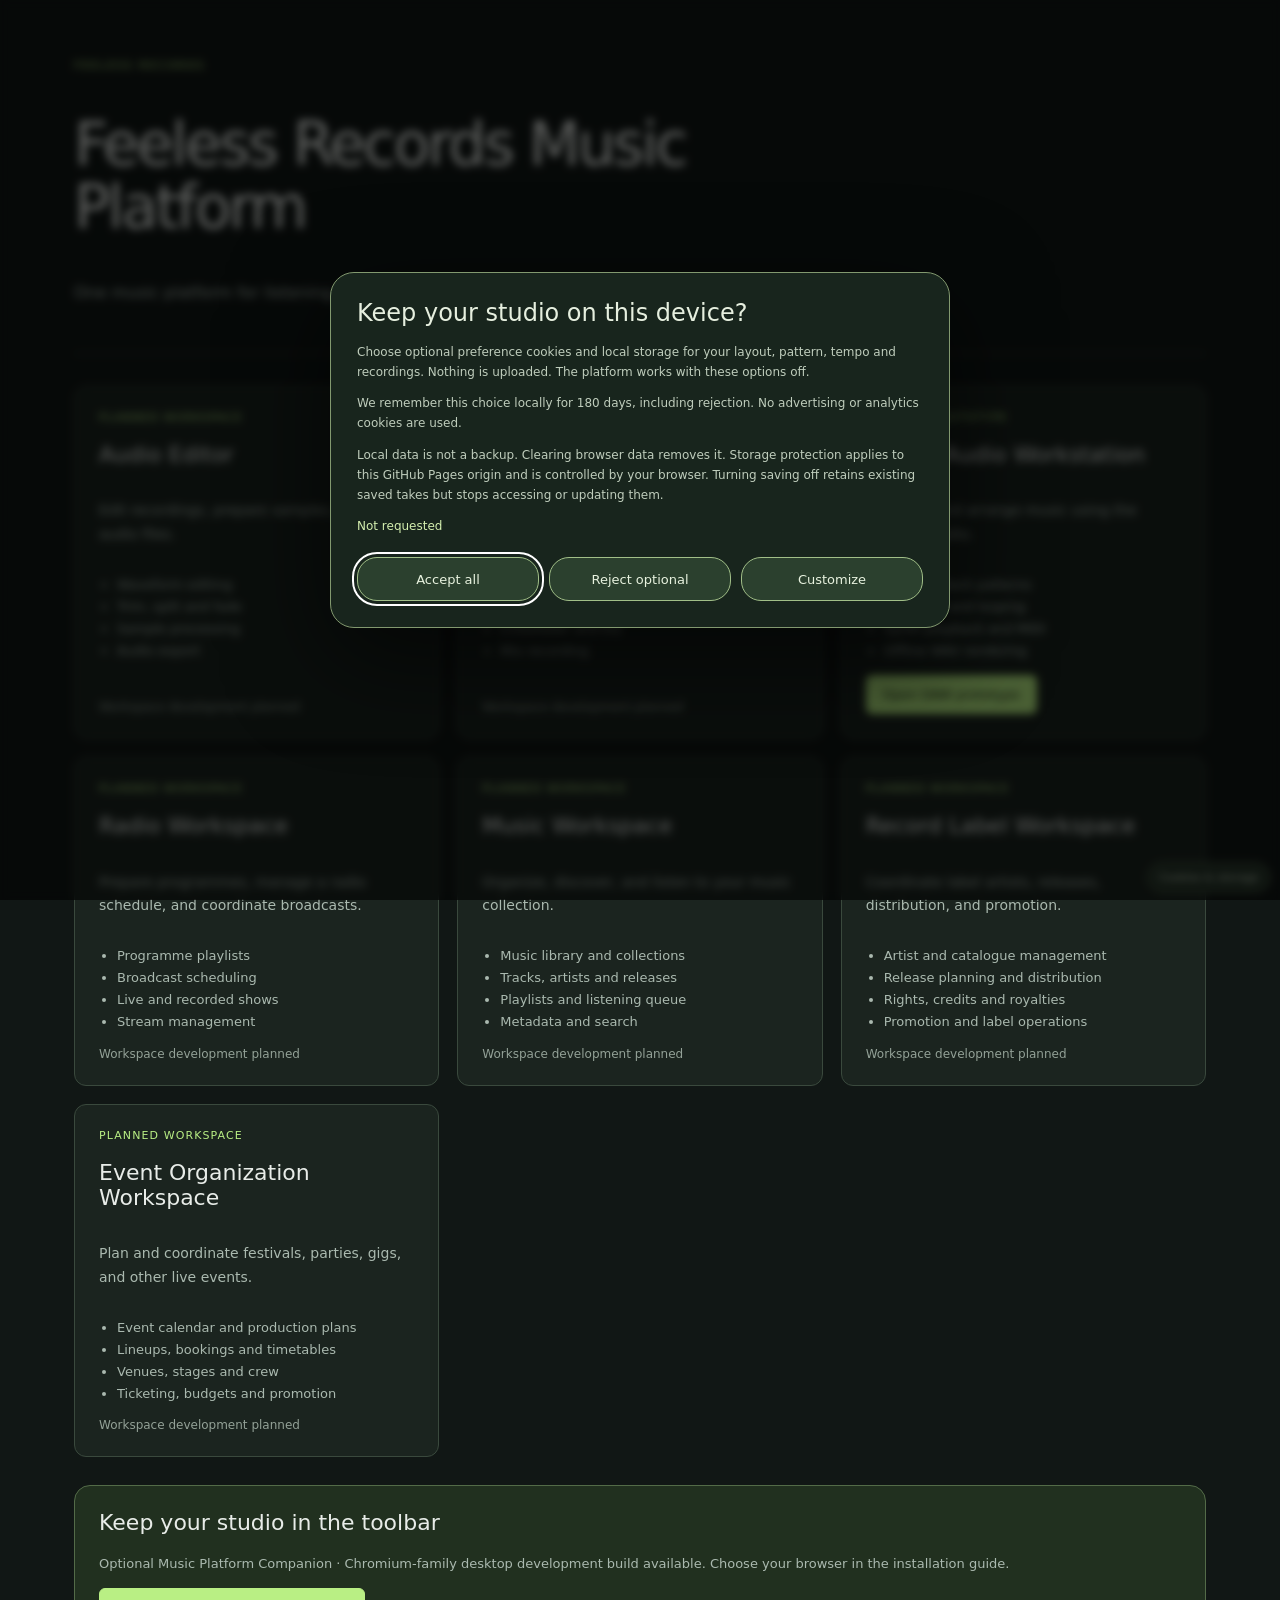
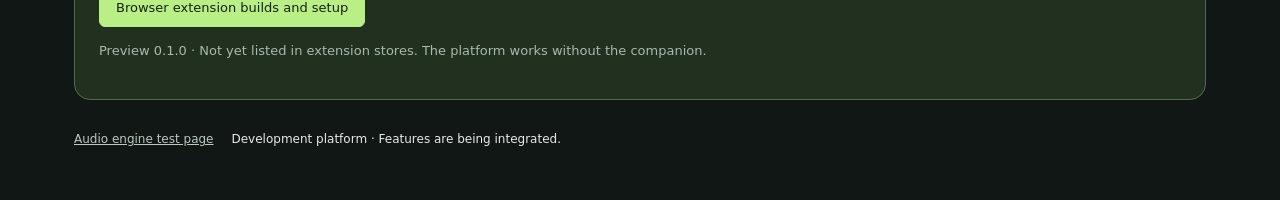
<file: index.html>
<!doctype html>
<html lang="en">
<head>
<meta charset="utf-8">
<meta name="viewport" content="width=device-width,initial-scale=1">
<meta name="description" content="Feeless Records Music Platform — music, radio, audio editing, DJ software, DAW systems, record label operations and event organization.">
<title>Feeless Records Music Platform</title>
<script type="module" src="./index.js?v=storage-1"></script>
</head>
<body><main id="app"></main><noscript>Feeless Records Music Platform requires JavaScript.</noscript></body>
</html>
</file>
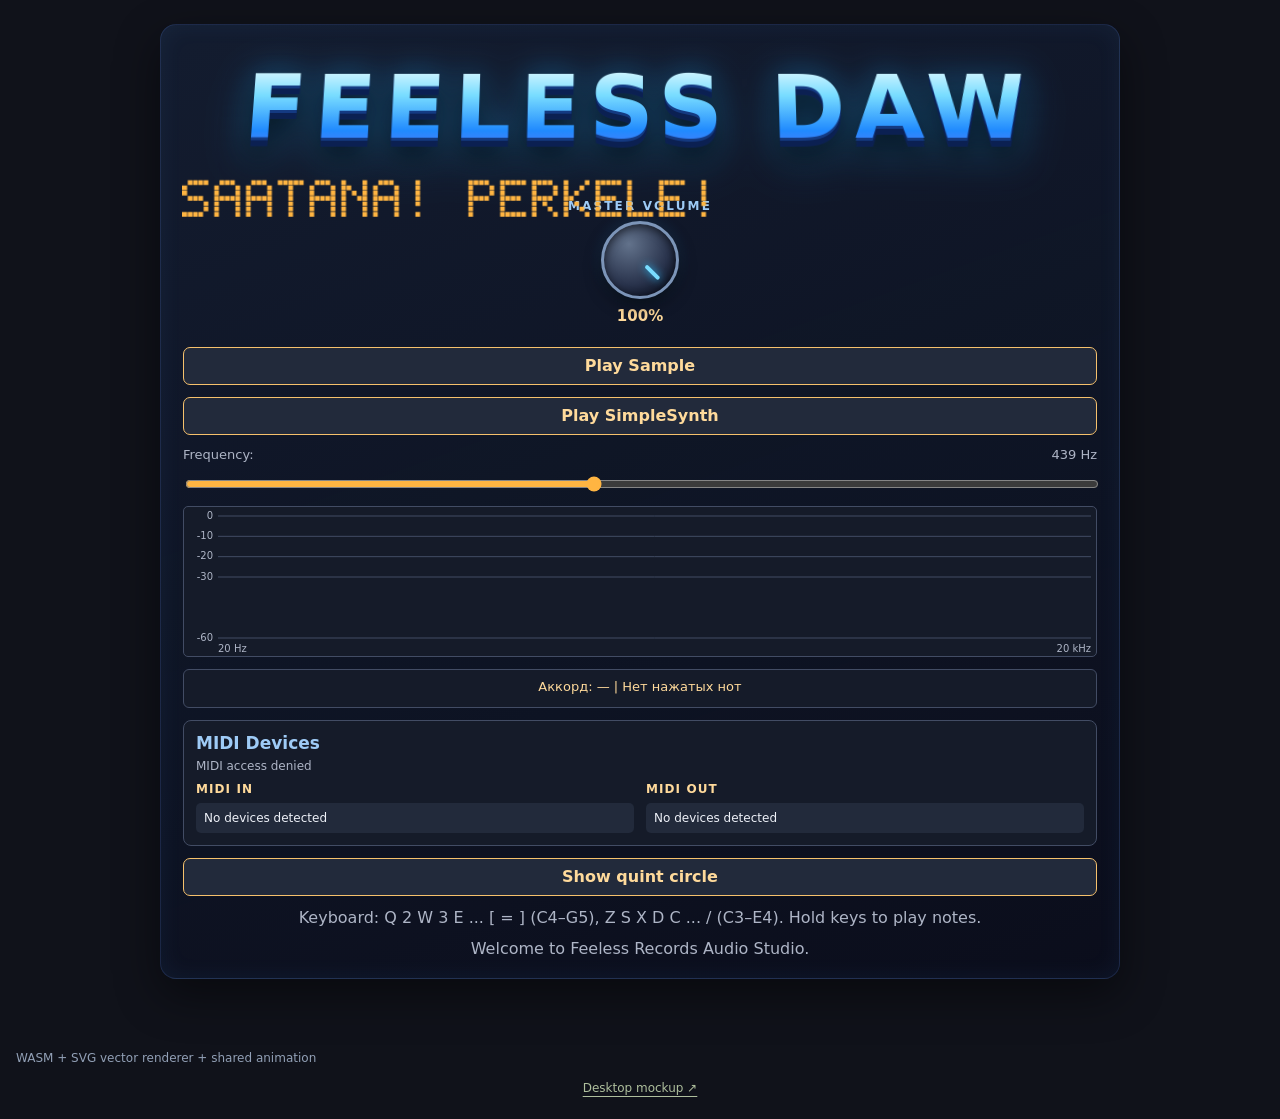
<file: audio-studio.html>
<!doctype html>
<html lang="en">
<head>
<meta charset="utf-8">
<meta name="viewport" content="width=device-width,initial-scale=1">
<title>FEELESS DAW | Audio Studio</title>
<style>
:root{color-scheme:dark}
*{box-sizing:border-box}
html,body{height:100%;margin:0}
body{background:#10121a;color:#eef1f8;font-family:system-ui,sans-serif;overflow:auto}
main{height:auto;min-height:100vh;min-height:100dvh;padding:24px 16px 72px;display:grid;place-content:center;text-align:center;gap:12px}
h1{
  margin:0;
  font-family:system-ui, "Segoe UI", sans-serif;
  font-size:clamp(2.5rem,7vw,5.6rem);
  font-weight:900;
  letter-spacing:.095em;
  line-height:1.15;
  text-transform:uppercase;
  background:linear-gradient(180deg,#fff 0%,#d4f6ff 18%,#78dcff 38%,#208afe 65%,#9565ec 100%);
  -webkit-background-clip:text;
  background-clip:text;
  -webkit-text-fill-color:transparent;
  color:#92dfff;
  filter:drop-shadow(0 3px 0 #143a82) drop-shadow(0 6px 0 #0b2052) drop-shadow(0 12px 14px #000b) drop-shadow(0 0 16px #23a8ff70);
  transform:perspective(900px) rotateX(10deg);
  padding:.12em .04em .2em;
}
p{margin:0;color:#aeb5c6}
.welcome-group{display:flex;flex-direction:column;align-items:stretch;width:min(var(--device-max-width,960px),calc(100vw - 32px));gap:var(--device-gap,12px);min-width:0}
.welcome-group h1{white-space:normal}
.welcome-group{
  padding:20px 22px;
  border:1px solid #618ee833;
  border-radius:16px;
  background:linear-gradient(160deg,#141e32e8,#0a0d1cdd);
  box-shadow:inset 0 0 24px #5c9efa11,0 16px 45px #0007;
  backdrop-filter:blur(5px);
}
.master-volume{display:flex;flex-direction:column;align-items:center;gap:8px;padding:10px}
.master-volume-label{font:700 12px system-ui;letter-spacing:.18em;color:#9ecbf6}
#masterVolumeKnob{position:relative;width:78px;height:78px;border-radius:50%;cursor:ns-resize;touch-action:none;outline:none;
background:radial-gradient(circle at 35% 28%,#62728b,#29334c 58%,#101627 80%);
border:3px solid #7c95b8;box-shadow:inset 0 3px 9px #0008,0 6px 16px #000a,0 0 15px #44aaff33}
#masterVolumeKnob:focus-visible{outline:3px solid #79d8ff;outline-offset:4px}
.knob-pointer{position:absolute;inset:9px;border-radius:50%;transform:rotate(var(--knob-angle,135deg))}
.knob-pointer:after{content:"";position:absolute;top:0;left:calc(50% - 2px);width:4px;height:19px;border-radius:4px;background:#79ddff;box-shadow:0 0 8px #25bfff}
#masterVolumeValue{font:700 15px system-ui;color:#ffda9b}
#startButton,#simpleSynthButton,#quintButton{height:1cm;min-height:38px;width:100%;border:1px solid #f6c16c;border-radius:7px;background:#222a3b;color:#ffda9b;font:600 16px system-ui,sans-serif;cursor:pointer;transition:background .1s,color .1s,transform .1s,box-shadow .1s}
#startButton:active,#startButton.is-playing,#simpleSynthButton:active,#simpleSynthButton.is-playing,#quintButton:active,#quintButton[aria-pressed="true"]{background:#ffb542;color:#131722;transform:translateY(2px);box-shadow:inset 0 3px 8px #0007}
#startButton:focus-visible,#simpleSynthButton:focus-visible,#quintButton:focus-visible{outline:3px solid #fff;outline-offset:3px}
.frequency-label{font-size:13px;color:#aeb5c6;display:flex;justify-content:space-between;align-items:center}
#frequencySlider{width:100%;accent-color:#ffb542;cursor:pointer;touch-action:pan-y}
#simpleSynthButton{touch-action:none}
#fftAnalyzer{display:block;width:100%;height:4cm;min-height:130px;border:1px solid #424c64;border-radius:5px;background:#151b29}
#midiDevices{border:1px solid #424c64;background:#151b29;border-radius:8px;padding:12px;text-align:left}
#midiDevices h2{margin:0 0 6px;font-size:17px;color:#9ecbf6}
#midiDeviceStatus{font-size:12px;color:#aeb5c6;margin-bottom:9px}
.midi-device-grid{display:grid;grid-template-columns:repeat(2,minmax(0,1fr));gap:12px}
.midi-device-grid h3{font-size:12px;letter-spacing:.09em;color:#ffda9b;margin:0 0 7px}
.midi-device-grid ul{list-style:none;margin:0;padding:0;display:grid;gap:6px}
.midi-device-grid li{background:#222a3b;padding:8px;border-radius:5px;overflow-wrap:anywhere;font-size:12px}
.midi-device-grid small{display:block;color:#aeb5c6;margin-top:3px}
@media(max-width:520px){.midi-device-grid{grid-template-columns:1fr}}
#chordDisplay{width:100%;min-height:39px;padding:9px;border:1px solid #424c64;border-radius:6px;background:#151b29;color:#ffda9b;font:500 13px system-ui,sans-serif;text-align:center;overflow-wrap:anywhere}
#quintCircle{position:fixed;top:12px;left:12px;width:min(440px,45vw);max-height:calc(100dvh - 24px);object-fit:contain;z-index:100;background:#000;border:1px solid #5b6375;border-radius:8px;box-shadow:0 10px 40px #0009;pointer-events:none}
#quintCircle[hidden]{display:none}
@media(max-width:650px){#quintCircle{width:min(92vw,440px)}}
.fly-track{position:fixed;inset:0;width:100vw;height:100vh;overflow:hidden;pointer-events:none;--fly-x:0px;--fly-y:0px}
#flying,.fly-track>svg,#flying-label{
  position:absolute;top:0;left:0;width:min(540px,75vw);height:100px;
  display:block;transform:translate3d(var(--fly-x),var(--fly-y),0);will-change:transform
}
#flying{background:transparent}
.fly-track>svg{overflow:visible}
#flying-label{display:flex;align-items:center;justify-content:center;font-size:clamp(20px,3.3vw,37px);font-weight:900;white-space:nowrap;color:#ffb542;text-shadow:0 0 12px #fb923c,0 0 28px #ea580c}
#flying-label[hidden]{display:none}
#status{position:static;margin:0 16px 16px;overflow-wrap:anywhere;font-size:12px;color:#92a0b6}


/* Device families: retain usable controls in small and rotated viewports. */
.welcome-group p{overflow-wrap:anywhere}
#chordDisplay{box-sizing:border-box}
html[data-device="mobile"] #startButton,html[data-device="mobile"] #simpleSynthButton,html[data-device="mobile"] #quintButton{min-height:44px}
html[data-device="mobile"] .keyboard-hint{font-size:12px}
html[data-orientation="landscape"][data-device="mobile"] main{padding-top:16px}
.prototype-footer{padding:0 20px 24px;text-align:center;font-size:12px}.prototype-footer a{color:#aebf9d;text-underline-offset:4px}
</style>
<script type="module" src="app.js?v=environment-1"></script>
</head>
<body>
<main id="app"></main>
<div class="fly-track"><canvas id="flying" aria-label="Saatana! Perkele!"></canvas><div id="flying-label" aria-label="Animated text"></div></div>
<div id="status" role="status">Initializing WebAssembly and WebGPU…</div>
<footer class="prototype-footer"><a href="./desktop.html">Desktop mockup ↗</a></footer>
</body>
</html>
</file>
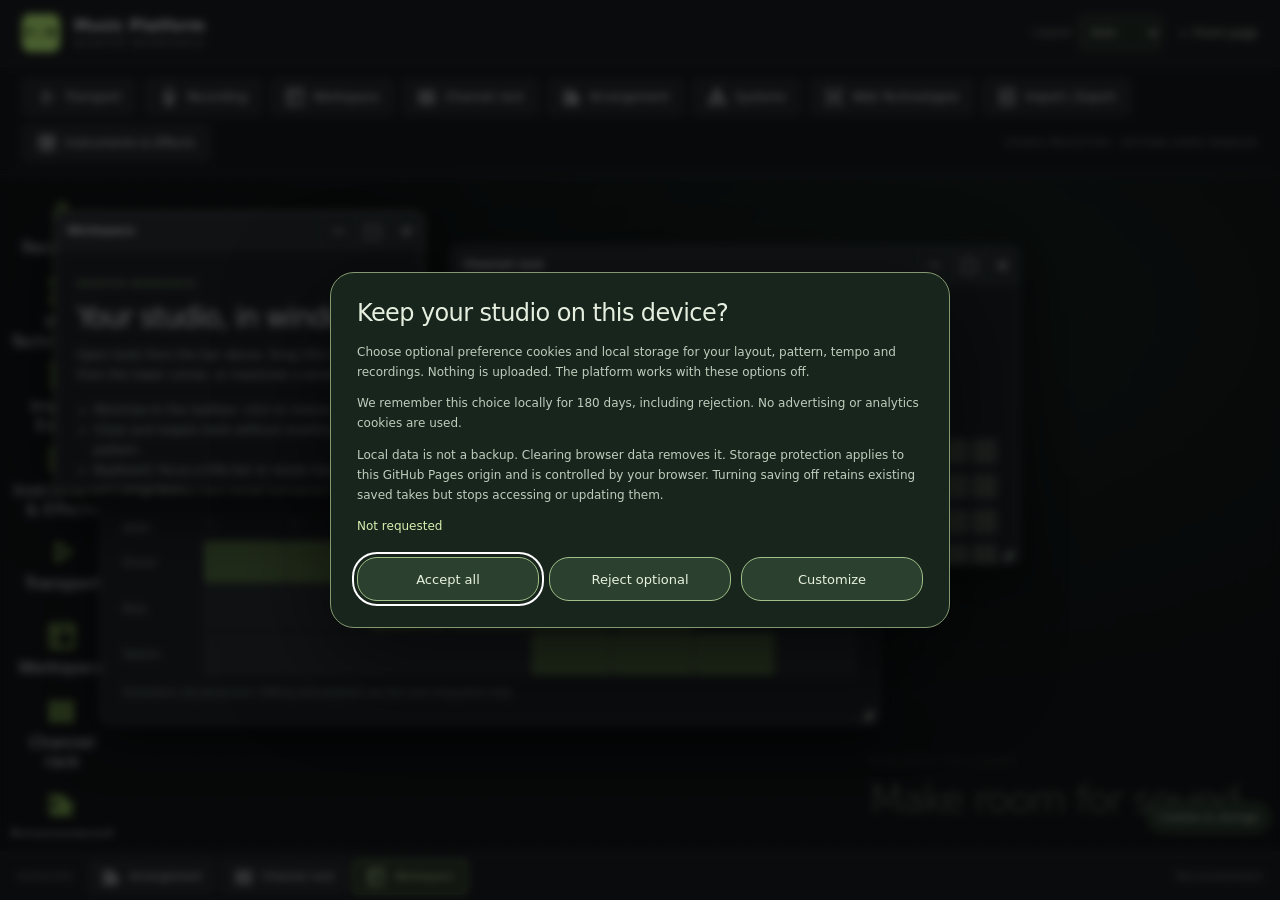
<file: desktop.html>
<!doctype html>
<html lang="en">
<head>
<meta charset="utf-8">
<meta name="viewport" content="width=device-width,initial-scale=1">
<title>Studio Workspace | Feeless Records Music Platform</title>
<meta name="description" content="Interactive Audio Studio desktop and window-system mockup.">
<link rel="stylesheet" href="./desktop.css?v=plugins-1">
<script type="module" src="./desktop.js?v=plugins-1"></script>
</head>
<body><div id="desktop"></div><noscript>This desktop mockup requires JavaScript. <a href="./index.html">Return to the front page</a>.</noscript></body>
</html>
</file>
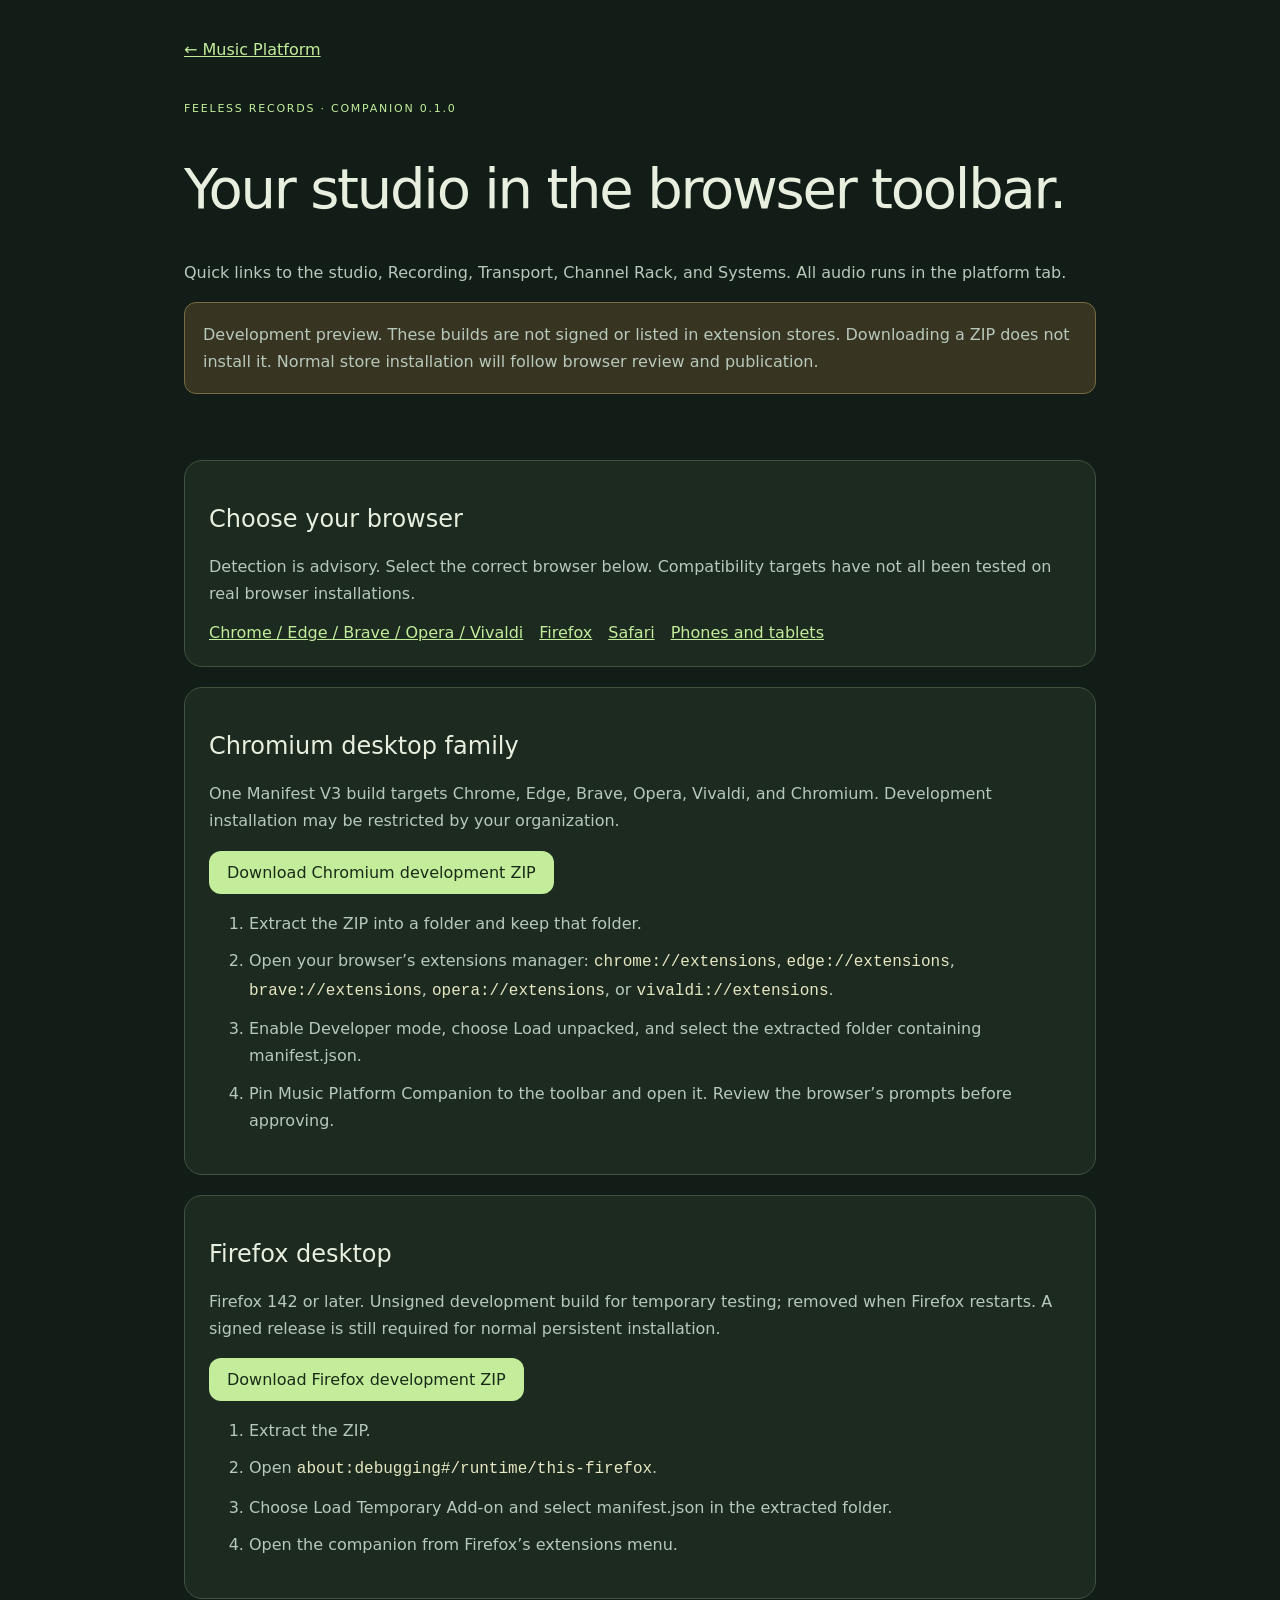
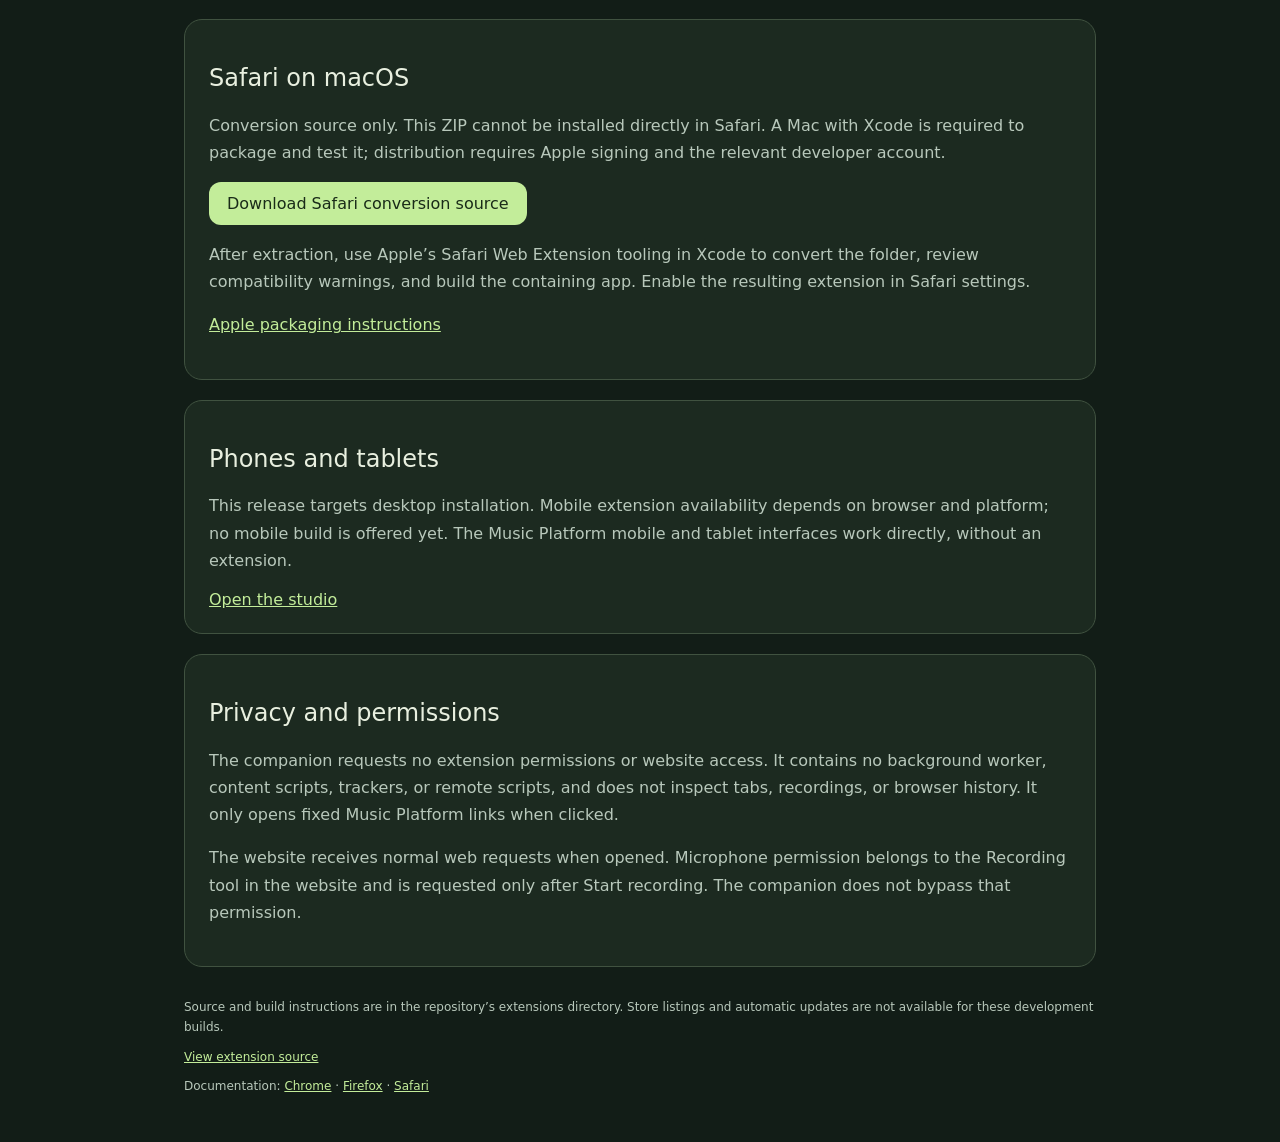
<file: extensions.html>
<!doctype html>
<html lang="en"><head><meta charset="utf-8"><meta name="viewport" content="width=device-width,initial-scale=1"><title>Browser Companion | Music Platform</title><link rel="stylesheet" href="extensions.css"></head>
<body><main><a href="./index.html">← Music Platform</a><header><p class="eyebrow">FEELESS RECORDS · COMPANION 0.1.0</p><h1>Your studio in the browser toolbar.</h1><p>Quick links to the studio, Recording, Transport, Channel Rack, and Systems. All audio runs in the platform tab.</p><p class="notice">Development preview. These builds are not signed or listed in extension stores. Downloading a ZIP does not install it. Normal store installation will follow browser review and publication.</p></header>
<section id="all"><h2>Choose your browser</h2><p>Detection is advisory. Select the correct browser below. Compatibility targets have not all been tested on real browser installations.</p><nav aria-label="Browser families"><a href="#chromium">Chrome / Edge / Brave / Opera / Vivaldi</a><a href="#firefox">Firefox</a><a href="#safari">Safari</a><a href="#mobile">Phones and tablets</a></nav></section>
<section id="chromium"><h2>Chromium desktop family</h2><p>One Manifest V3 build targets Chrome, Edge, Brave, Opera, Vivaldi, and Chromium. Development installation may be restricted by your organization.</p><a class="download" download href="./downloads/music-platform-chromium-0.1.0.zip">Download Chromium development ZIP</a><ol><li>Extract the ZIP into a folder and keep that folder.</li><li>Open your browser’s extensions manager: <code>chrome://extensions</code>, <code>edge://extensions</code>, <code>brave://extensions</code>, <code>opera://extensions</code>, or <code>vivaldi://extensions</code>.</li><li>Enable Developer mode, choose Load unpacked, and select the extracted folder containing manifest.json.</li><li>Pin Music Platform Companion to the toolbar and open it. Review the browser’s prompts before approving.</li></ol></section>
<section id="firefox"><h2>Firefox desktop</h2><p>Firefox 142 or later. Unsigned development build for temporary testing; removed when Firefox restarts. A signed release is still required for normal persistent installation.</p><a class="download" download href="./downloads/music-platform-firefox-0.1.0.zip">Download Firefox development ZIP</a><ol><li>Extract the ZIP.</li><li>Open <code>about:debugging#/runtime/this-firefox</code>.</li><li>Choose Load Temporary Add-on and select manifest.json in the extracted folder.</li><li>Open the companion from Firefox’s extensions menu.</li></ol></section>
<section id="safari"><h2>Safari on macOS</h2><p>Conversion source only. This ZIP cannot be installed directly in Safari. A Mac with Xcode is required to package and test it; distribution requires Apple signing and the relevant developer account.</p><a class="download" download href="./downloads/music-platform-safari-source-0.1.0.zip">Download Safari conversion source</a><p>After extraction, use Apple’s Safari Web Extension tooling in Xcode to convert the folder, review compatibility warnings, and build the containing app. Enable the resulting extension in Safari settings.</p><p><a href="https://developer.apple.com/documentation/safariservices/packaging-a-web-extension-for-safari" rel="noopener noreferrer" target="_blank">Apple packaging instructions</a></p></section>
<section id="mobile"><h2>Phones and tablets</h2><p>This release targets desktop installation. Mobile extension availability depends on browser and platform; no mobile build is offered yet. The Music Platform mobile and tablet interfaces work directly, without an extension.</p><a href="./desktop.html">Open the studio</a></section>
<section id="privacy"><h2>Privacy and permissions</h2><p>The companion requests no extension permissions or website access. It contains no background worker, content scripts, trackers, or remote scripts, and does not inspect tabs, recordings, or browser history. It only opens fixed Music Platform links when clicked.</p><p>The website receives normal web requests when opened. Microphone permission belongs to the Recording tool in the website and is requested only after Start recording. The companion does not bypass that permission.</p></section>
<footer><p>Source and build instructions are in the repository’s extensions directory. Store listings and automatic updates are not available for these development builds.</p><a href="https://github.com/Feeless-Records/Music-Platform/tree/main/extensions" target="_blank" rel="noopener noreferrer">View extension source</a><p>Documentation: <a href="https://developer.chrome.com/docs/extensions/get-started/tutorial/hello-world">Chrome</a> · <a href="https://extensionworkshop.com/documentation/develop/temporary-installation-in-firefox/">Firefox</a> · <a href="https://developer.apple.com/safari/extensions/">Safari</a></p></footer></main></body></html>
</file>
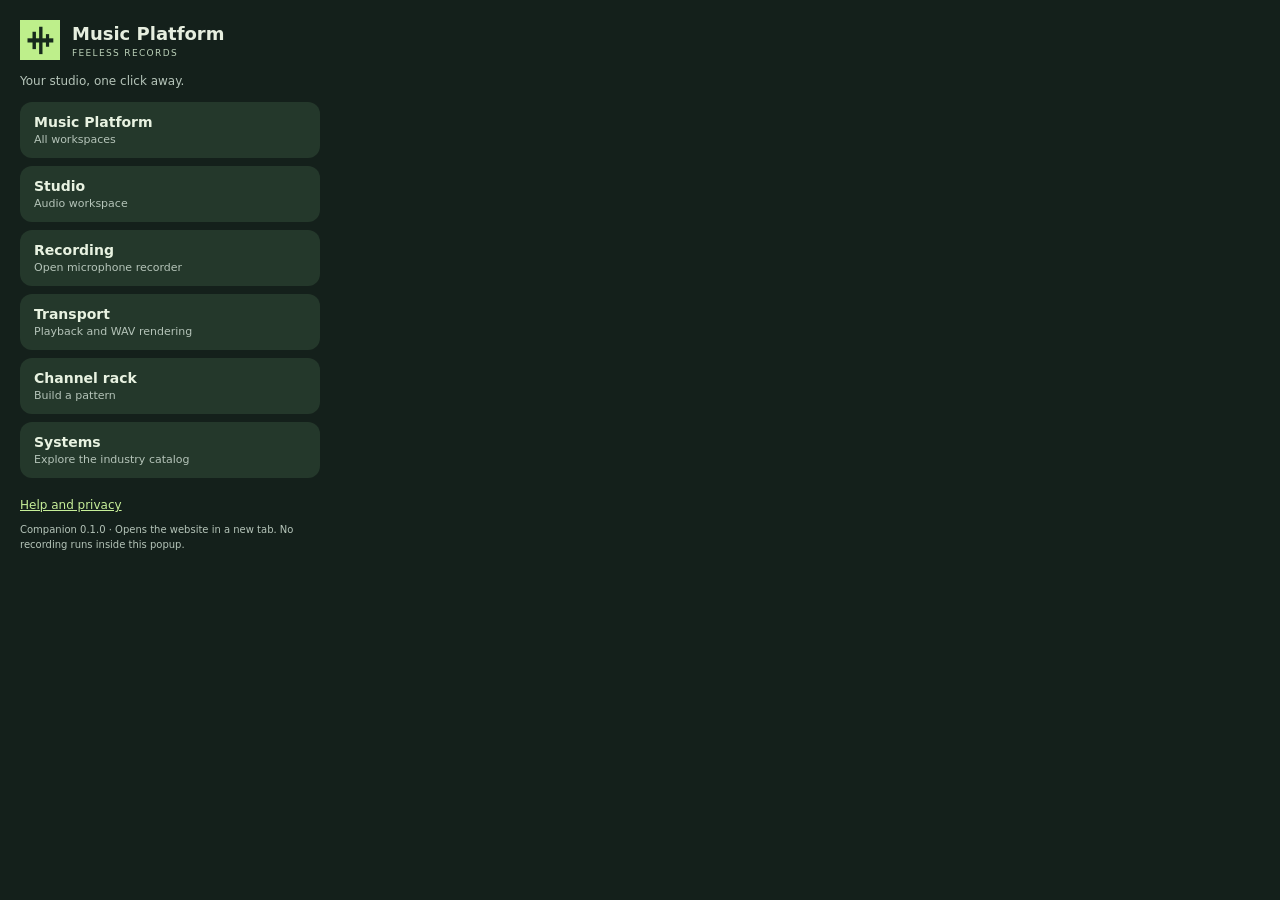
<file: extensions/common/popup.html>
<!doctype html>
<html lang="en"><head><meta charset="utf-8"><meta name="viewport" content="width=device-width,initial-scale=1"><title>Music Platform Companion</title><link rel="stylesheet" href="popup.css"></head>
<body><header><img src="icons/icon-48.png" alt="" width="40" height="40"><div><strong>Music Platform</strong><small>FEELESS RECORDS</small></div></header>
<p>Your studio, one click away.</p>
<nav aria-label="Music Platform tools">
<a href="https://feeless-records.github.io/Music-Platform/" target="_blank" rel="noopener noreferrer">Music Platform <span>All workspaces</span></a>
<a href="https://feeless-records.github.io/Music-Platform/desktop.html" target="_blank" rel="noopener noreferrer">Studio <span>Audio workspace</span></a>
<a href="https://feeless-records.github.io/Music-Platform/desktop.html?tool=recording" target="_blank" rel="noopener noreferrer">Recording <span>Open microphone recorder</span></a>
<a href="https://feeless-records.github.io/Music-Platform/desktop.html?tool=transport" target="_blank" rel="noopener noreferrer">Transport <span>Playback and WAV rendering</span></a>
<a href="https://feeless-records.github.io/Music-Platform/desktop.html?tool=rack" target="_blank" rel="noopener noreferrer">Channel rack <span>Build a pattern</span></a>
<a href="https://feeless-records.github.io/Music-Platform/desktop.html?tool=systems" target="_blank" rel="noopener noreferrer">Systems <span>Explore the industry catalog</span></a>
</nav>
<footer><a href="https://feeless-records.github.io/Music-Platform/extensions.html" target="_blank" rel="noopener noreferrer">Help and privacy</a><p>Companion 0.1.0 · Opens the website in a new tab. No recording runs inside this popup.</p></footer>
</body></html>
</file>
<file: desktop.css>
:root{color-scheme:dark;font-family:Inter,ui-sans-serif,system-ui,sans-serif;color:#e7e9ed;background:#101214}
*{box-sizing:border-box}body{margin:0}button,a{-webkit-tap-highlight-color:transparent}button{font:inherit;color:inherit;cursor:pointer}button:focus-visible,a:focus-visible{outline:2px solid #b9f078;outline-offset:2px}button{border:1px solid #363b40;background:#24282d}button:hover{background:#32383e}a{color:#c7d4bd}
.desktop-shell{height:100vh;height:100dvh;display:grid;grid-template-rows:66px auto minmax(0,1fr) 48px;overflow:hidden}
.desktop-top{display:flex;align-items:center;gap:14px;padding:0 22px;background:#1a1d20;border-bottom:1px solid #35393d}
.desktop-brand{width:38px;height:38px;display:grid;place-items:center;background:#b9f078;color:#192312;font-size:12px;font-weight:850;border-radius:8px}
.desktop-identity{display:flex;flex-direction:column;gap:3px}.desktop-identity strong{font-size:15px;letter-spacing:.02em}.desktop-identity span{font-size:9px;letter-spacing:.2em;color:#949da4}.back-link{margin-left:auto;font-size:12px;text-decoration:none}
.desktop-tools{display:flex;align-items:center;gap:8px;padding:12px 22px;background:#15181b;border-bottom:1px solid #30353a;flex-wrap:wrap}.launcher{padding:8px 14px;border-radius:5px;font-size:12px}.mockup-label{margin-left:auto;font-size:9px;letter-spacing:.1em;color:#899398}
.desktop-workspace{position:relative;overflow:hidden;isolation:isolate;background:radial-gradient(ellipse at 70% 20%,#24372b66,transparent 55%),radial-gradient(#6d7b7222 1px,transparent 1px),#111517;background-size:auto,22px 22px,auto}
.desktop-watermark{position:absolute;right:30px;bottom:30px;display:flex;flex-direction:column;gap:10px;pointer-events:none;color:#455047}.desktop-watermark span{font-size:10px;letter-spacing:.35em}.desktop-watermark strong{font-size:clamp(22px,3vw,42px);font-weight:400;letter-spacing:-.05em}
.desktop-taskbar{display:flex;align-items:center;gap:14px;padding:7px 18px;background:#191d20;border-top:1px solid #343a3e;min-width:0}.taskbar-label{font-size:9px;letter-spacing:.15em;color:#829086}.task-list{display:flex;gap:6px;overflow:auto;flex:1;min-width:0}.task-button{padding:6px 12px;border-radius:4px;white-space:nowrap;font-size:11px}.task-button[aria-pressed="true"]{border-color:#a4cf79;background:#293626;color:#d2efb5}.lab-status{font-size:10px;color:#849389;white-space:nowrap}
.studio-window{position:absolute;display:flex;flex-direction:column;min-width:0;border:1px solid #454c51;border-radius:9px;background:#1d2226;box-shadow:0 16px 48px #0008;overflow:hidden}.studio-window[hidden]{display:none}.studio-window.active{border-color:#8d9a7c;box-shadow:0 20px 60px #000a}.studio-window.maximized{border-radius:0}
.window-titlebar{height:38px;min-height:38px;display:flex;align-items:stretch;background:#292f33;border-bottom:1px solid #3d454a}.window-drag{border:0;background:transparent;text-align:left;flex:1;min-width:0;padding:0 12px;font-size:11px;font-weight:600;touch-action:none;cursor:grab;overflow:hidden;text-overflow:ellipsis;white-space:nowrap}.window-drag:active{cursor:grabbing}.window-actions{display:flex}.window-actions button{border:0;border-left:1px solid #3b4247;background:transparent;width:34px;font-size:18px}.window-actions button:last-child:hover{background:#914d46}
.window-body{flex:1;min-height:0;overflow:auto}.panel-content{padding:22px}.eyebrow{font-size:9px;letter-spacing:.13em;color:#a9ca8a}h1{font-size:28px;font-weight:500;letter-spacing:-.04em;line-height:1.1;margin:12px 0}h2{font-size:20px;font-weight:500;letter-spacing:-.025em;margin:10px 0 20px}p,li{font-size:12px;line-height:1.65;color:#aeb9bd}ul{padding-left:17px}.panel-note{font-size:10px;color:#879495}.window-resize{position:absolute;right:0;bottom:0;width:24px;height:24px;border:0;background:transparent;color:#829184;cursor:nwse-resize;touch-action:none}
.step-rack{min-width:440px;margin-top:20px}.step-row{display:grid;grid-template-columns:64px repeat(16,minmax(15px,1fr));gap:4px;margin-bottom:10px;align-items:center}.channel-name{font-size:11px;color:#ccd5d3}.step{height:25px;border-radius:3px;background:#3b4247;border-color:#4c555a}.step.alternate{background:#495049}.step[aria-pressed="true"]{background:#b9f078;border-color:#d5f7af;box-shadow:0 0 8px #b9f07822}
.arrangement-grid{min-width:540px}.arrangement-row{display:grid;grid-template-columns:80px repeat(8,1fr);gap:2px;margin-bottom:4px}.track-name{font-size:10px;color:#9aa8aa;display:flex;align-items:center}.bar-number{font-size:9px;color:#84908c;padding:0 5px 8px}.bar-cell{height:42px;background:#292e33;border:1px solid #333a3e;border-radius:2px}.clip-cell{background:repeating-linear-gradient(90deg,#a9d08066 0px,#a9d08066 2px,transparent 2px,transparent 7px),#48603a;border-color:#75935e}.system-list{display:grid;grid-template-columns:1fr 1fr;gap:5px;list-style:none;padding:0}.system-list li{padding:6px 9px;background:#292f32;border-radius:4px;text-transform:capitalize;font-size:11px}
@media(max-width:759px){.desktop-shell{grid-template-rows:58px auto minmax(0,1fr) 52px}.desktop-top{padding:0 12px}.desktop-tools{padding:8px 10px;gap:6px}.launcher{min-height:40px;padding:8px 10px}.mockup-label{width:100%;margin-left:0;font-size:8px}.window-titlebar{height:44px;min-height:44px}.window-actions button{width:42px}.panel-content{padding:18px}.lab-status,.taskbar-label{display:none}.desktop-taskbar{padding:7px 8px}.task-button{min-height:36px}.back-link{font-size:11px}.window-resize{width:32px;height:32px}}

.transport-buttons{display:flex;gap:8px;flex-wrap:wrap;margin-bottom:16px}.transport-buttons button{padding:9px 14px;border-radius:5px}.transport-buttons button:first-child{background:#b9f078;color:#14200d}.transport-panel output{display:block;font:13px ui-monospace,monospace;color:#d1e8b8;margin-bottom:14px}.transport-fields{display:grid;grid-template-columns:1fr 1fr;gap:14px}.transport-fields label{display:flex;flex-direction:column;gap:5px;font-size:11px;color:#b2bfba}.transport-fields input{max-width:100%;min-width:0;padding:6px;background:#151a1d;color:#e1e9e4;border:1px solid #4b5657;border-radius:4px;accent-color:#b9f078}.transport-panel button:disabled{opacity:.45;cursor:default}.transport-panel a{display:block;margin-top:16px;font-size:12px}.transport-panel a[hidden]{display:none}@media(max-width:500px){.transport-fields{grid-template-columns:1fr}}

/* Interface systems share content and audio; presentation managers differ. */
.layout-label{margin-left:auto;display:flex;align-items:center;gap:7px;font-size:11px;color:#9eafa3;white-space:nowrap}.layout-label select{font:inherit;min-height:36px;border:1px solid #48544c;border-radius:5px;background:#242d27;color:#e0e9e2;padding:5px 8px}.desktop-top .back-link{margin-left:4px}
.pane-workspace{display:grid;grid-template-columns:minmax(0,1fr);gap:10px;padding:10px;align-items:stretch}
.platform-pane{display:flex;flex-direction:column;min-width:0;min-height:0;overflow:hidden;border:1px solid #435349;border-radius:8px;background:#1d2420;position:relative}
.platform-pane[hidden]{display:none}.platform-pane.active{border-color:#98bd7a}
.pane-title{display:flex;align-items:center;justify-content:space-between;min-height:44px;padding:0 12px;background:#2a352d;border-bottom:1px solid #435349}
.pane-title h2{font-size:13px;margin:0}.pane-title button{width:40px;min-height:36px;font-size:20px;border:0;background:transparent}
.desktop-shell[data-interface="mobile"] .pane-workspace{padding:0;gap:0}.desktop-shell[data-interface="mobile"] .platform-pane{border-radius:0;border:0}
.desktop-shell[data-interface="mobile"] .desktop-brand{display:none}.desktop-shell[data-interface="mobile"] .desktop-top{padding:0 12px;gap:10px}
.desktop-shell[data-interface="mobile"] .desktop-tools{flex-wrap:nowrap;overflow-x:auto;padding:7px 10px}
.desktop-shell[data-interface="mobile"] .launcher{min-height:44px;white-space:nowrap;flex-shrink:0}
.desktop-shell[data-interface="mobile"] .mockup-label{display:none}
.desktop-shell[data-interface="mobile"] .desktop-taskbar{padding-bottom:max(7px,env(safe-area-inset-bottom));}
.desktop-shell[data-interface="mobile"] .taskbar-label,.desktop-shell[data-interface="mobile"] .lab-status{display:none}
.desktop-shell[data-interface="mobile"] .task-button{min-height:40px}
.desktop-shell[data-interface="tablet"] .pane-workspace{grid-template-columns:repeat(2,minmax(0,1fr))}
.desktop-shell[data-interface="tablet"] .pane-workspace[data-panes="1"]{grid-template-columns:minmax(0,1fr)}
html[data-orientation="portrait"] .desktop-shell[data-interface="tablet"] .pane-workspace[data-panes="2"]{grid-template-columns:minmax(0,1fr);grid-template-rows:repeat(2,minmax(0,1fr))}
@media(max-width:420px){.desktop-shell[data-interface="mobile"] .desktop-identity span{display:none}.desktop-shell[data-interface="mobile"] .layout-label{font-size:0}.desktop-shell[data-interface="mobile"] .layout-label select{font-size:11px}.desktop-shell[data-interface="mobile"] .desktop-identity strong{font-size:12px}}

.desktop-shell[data-interface="mobile"]{grid-template-rows:60px auto minmax(0,1fr) calc(56px + env(safe-area-inset-bottom,0px))}
.desktop-shell[data-interface="mobile"] .step-rack{min-width:850px}.desktop-shell[data-interface="mobile"] .step{min-height:44px}
.desktop-shell[data-interface="tablet"] .step-rack{min-width:650px}.desktop-shell[data-interface="tablet"] .step{min-height:40px}
.desktop-shell[data-interface="tablet"] .launcher,.desktop-shell[data-interface="tablet"] .task-button{min-height:44px}
.pane-title button{width:44px;min-height:44px}

/* Shared icons retain visible names; desktop shortcuts form their own surface. */
.studio-icon{width:20px;height:20px;flex:0 0 auto;vertical-align:middle}
.launcher,.task-button{display:inline-flex;align-items:center;justify-content:center;gap:8px}
.desktop-icons{position:absolute;inset:16px auto 16px 12px;display:flex;flex-direction:column;gap:8px;align-items:flex-start;overflow:auto;max-width:110px}
.desktop-shortcut{display:flex;flex-direction:column;align-items:center;justify-content:center;gap:7px;width:100px;min-height:76px;padding:8px;border:1px solid transparent;border-radius:8px;background:transparent;color:inherit;cursor:pointer;text-align:center}
.desktop-shortcut .studio-icon{width:30px;height:30px;color:var(--accent,#b8f36e)}
.desktop-shortcut:hover,.desktop-shortcut:focus-visible{background:#ffffff14;border-color:#b8f36e}
.desktop-shortcut:focus-visible{outline:2px solid #b8f36e;outline-offset:2px}
[data-interface="mobile"] .launcher{flex-direction:column;gap:4px;min-width:78px;min-height:60px}
[data-interface="mobile"] .task-button{flex-direction:column;gap:3px;min-height:48px}
[data-interface="mobile"] .task-button .studio-icon{width:18px;height:18px}

/* Android-inspired mobile shell: home, app surface, recents, navigation. */
.desktop-shell:is([data-interface="mobile"],[data-interface="tablet"]){position:relative;grid-template-rows:64px minmax(0,1fr) calc(64px + env(safe-area-inset-bottom,0px));background:#111b19}
:is([data-interface="mobile"],[data-interface="tablet"]) .desktop-tools{display:none!important}
:is([data-interface="mobile"],[data-interface="tablet"]) .desktop-top{grid-row:1;border:0;background:#17231f;padding-top:env(safe-area-inset-top,0px)}
:is([data-interface="mobile"],[data-interface="tablet"]) .desktop-identity span{display:none}
:is([data-interface="mobile"],[data-interface="tablet"]) .desktop-identity strong{font-size:17px}
:is([data-interface="mobile"],[data-interface="tablet"]) .back-link{font-size:10px}
:is([data-interface="mobile"],[data-interface="tablet"]) .desktop-workspace{grid-row:2;background:radial-gradient(ellipse at 0% 80%,#38624e99,transparent 65%),radial-gradient(ellipse at 100% 0%,#475d3d88,transparent 70%),#14221e}
:is([data-interface="mobile"],[data-interface="tablet"]) .desktop-watermark{display:none}
:is([data-interface="mobile"],[data-interface="tablet"]) .platform-pane{background:#15201c}
:is([data-interface="mobile"],[data-interface="tablet"]) .pane-title{background:#25372e;border:0;min-height:54px}
:is([data-interface="mobile"],[data-interface="tablet"]) .panel-content{padding:22px 18px}
:is([data-interface="mobile"],[data-interface="tablet"]) .transport-buttons button{border-radius:22px;min-height:48px}
.mobile-home{height:100%;min-height:0;overflow:auto;padding:clamp(20px,5vw,40px);display:flex;flex-direction:column}
.mobile-home[hidden]{display:none}
.mobile-home-hero{text-align:center;padding:clamp(20px,6vh,64px) 0 30px}
.mobile-clock{font-size:clamp(56px,14vw,88px);font-weight:300;letter-spacing:-.06em;color:#def4c9}
.mobile-home-hero p{font-size:14px;color:#c0d0c2;margin:8px 0 28px}
.mobile-home-hero h1{font-size:22px;color:#e0ebde;font-weight:400}
.mobile-app-grid{display:grid;grid-template-columns:repeat(3,minmax(0,1fr));gap:24px 14px;max-width:480px;width:100%;margin:auto auto 28px}
.mobile-app-icon{display:flex;flex-direction:column;align-items:center;gap:10px;background:transparent;border:0;font-size:12px;min-height:96px;padding:4px}
.mobile-app-icon:hover{background:#ffffff09;border-radius:24px}
.mobile-app-icon .studio-icon{width:60px;height:60px;padding:16px;border-radius:20px;background:#c9e7ad;color:#203b23;box-shadow:0 6px 18px #0002}
.mobile-app-icon[data-app="rack"] .studio-icon{background:#b7ddcf;color:#193e35}
.mobile-app-icon[data-app="arrangement"] .studio-icon{background:#d7ccea;color:#44375c}
.mobile-app-icon[data-app="systems"] .studio-icon{background:#e8d9b8;color:#514429}
.mobile-home-note{text-align:center;font-size:9px;letter-spacing:.15em;color:#a2b5a7}
.mobile-navigation{grid-row:3;display:flex;align-items:center;justify-content:space-evenly;background:#17231f;padding:4px 12px max(4px,env(safe-area-inset-bottom,0px));z-index:10}
.mobile-navigation button{display:flex;flex-direction:column;align-items:center;gap:0;min-width:72px;min-height:52px;border:0;border-radius:24px;background:transparent}
.mobile-navigation button:hover{background:#ffffff12}.mobile-navigation span{font-size:28px;line-height:32px}.mobile-navigation small{font-size:9px;color:#bbcec0}
:is([data-interface="mobile"],[data-interface="tablet"]) .desktop-taskbar{display:none}
:is([data-interface="mobile"],[data-interface="tablet"])[data-mobile-screen="home"] .platform-pane,:is([data-interface="mobile"],[data-interface="tablet"])[data-mobile-screen="recents"] .platform-pane{display:none}
:is([data-interface="mobile"],[data-interface="tablet"])[data-mobile-screen="recents"] .desktop-taskbar{display:flex;position:absolute;top:64px;bottom:calc(64px + env(safe-area-inset-bottom,0px));left:0;right:0;z-index:5;background:#14221e;padding:24px;align-items:stretch;border:0}
:is([data-interface="mobile"],[data-interface="tablet"])[data-mobile-screen="recents"] .task-list{display:grid;grid-template-columns:repeat(2,minmax(0,1fr));gap:16px;align-content:start}
:is([data-interface="mobile"],[data-interface="tablet"])[data-mobile-screen="recents"] .task-button{border-radius:24px;min-height:150px;background:#26392f;border:1px solid #56745b;white-space:normal;font-size:14px}
:is([data-interface="mobile"],[data-interface="tablet"])[data-mobile-screen="recents"] .task-button .studio-icon{width:36px;height:36px;margin-bottom:14px;color:#c9e7ad}
.mobile-recents-empty{position:absolute;inset:35% 24px auto;text-align:center;font-size:15px}
@media(orientation:landscape) and (max-height:600px){.mobile-home{display:grid;grid-template-columns:1fr 1fr;gap:20px}.mobile-home-hero{padding:0}.mobile-home-note{grid-column:1/-1}.mobile-app-grid{gap:8px;margin:0 auto}.mobile-clock{font-size:48px}.mobile-home-hero p{margin-bottom:12px}}

/* Tablet presentation: shared touch navigation, its own dock and split workspace. */
.desktop-shell[data-interface="tablet"]{grid-template-rows:64px minmax(0,1fr) 78px calc(64px + env(safe-area-inset-bottom,0px))}
[data-interface="tablet"] .desktop-top{grid-row:1}
[data-interface="tablet"] .desktop-workspace{grid-row:2}
.desktop-shell[data-interface="tablet"] .desktop-tools{display:flex!important;grid-row:3;justify-content:center;flex-wrap:nowrap;overflow:auto;border:0;background:#17231f;padding:6px 12px;gap:12px}
[data-interface="tablet"] .desktop-tools .mockup-label{display:none}
[data-interface="tablet"] .launcher{flex-direction:column;gap:5px;min-height:60px;min-width:88px;border-radius:20px;border:0;background:#293e32}
[data-interface="tablet"] .launcher .studio-icon{color:#c9e7ad}
[data-interface="tablet"] .mobile-navigation{grid-row:4}
[data-interface="tablet"] .mobile-home{grid-column:1/-1;grid-row:1/-1;width:100%;padding:32px}
[data-interface="tablet"] .mobile-app-grid{grid-template-columns:repeat(5,minmax(0,1fr));max-width:740px;gap:24px}
[data-interface="tablet"] .mobile-app-icon .studio-icon{width:72px;height:72px;border-radius:24px;padding:20px}
[data-interface="tablet"] .mobile-home-hero h1{font-size:28px}
[data-interface="tablet"][data-mobile-screen="home"] .pane-workspace{grid-template-columns:1fr;grid-template-rows:1fr}
[data-interface="tablet"][data-mobile-screen="recents"] .desktop-taskbar{bottom:calc(142px + env(safe-area-inset-bottom,0px))}
[data-interface="tablet"][data-mobile-screen="recents"] .task-list{grid-template-columns:repeat(3,minmax(0,1fr));max-width:1100px;width:100%;margin:auto;align-self:start}
[data-interface="tablet"][data-mobile-screen="recents"] .task-button{min-height:210px}
html[data-orientation="landscape"] [data-interface="tablet"] .mobile-home{display:grid;grid-template-columns:minmax(240px,1fr) minmax(0,1.5fr);align-items:center;gap:32px}
html[data-orientation="landscape"] [data-interface="tablet"] .mobile-app-grid{grid-template-columns:repeat(3,minmax(0,1fr));margin:auto}
html[data-orientation="landscape"] [data-interface="tablet"] .mobile-home-note{grid-column:1/-1}

[data-interface="tablet"] .mobile-home[hidden]{display:none!important}

.recording-panel output{display:block;margin:16px 0;color:#c9e7ad}.recording-take{padding:16px;border:1px solid #526451;border-radius:16px;margin:16px 0}.recording-take audio{display:block;width:100%;margin:12px 0}.industry-domain{padding:14px 0;border-bottom:1px solid #435349}.industry-domain summary{cursor:pointer;font-size:14px}.industry-domain p{display:flex;gap:12px;justify-content:space-between;align-items:center}

.technology-status{font:12px/1.7 ui-monospace,monospace;color:#c9e7ad;padding:12px;background:#132019;border-radius:12px;overflow-wrap:anywhere}.technology-title{padding:24px 0;color:#c5ef9b}.technology-title svg{width:100%;height:55px;display:block}.technology-waveform{height:180px;position:relative;background:#121c16;border:1px solid #45613d;border-radius:12px;overflow:hidden;margin-bottom:18px}.technology-waveform canvas,.technology-waveform svg{width:100%;height:100%;display:block;color:#bcef8c}.technology-waveform [hidden]{display:none!important}

.media-tools-panel fieldset{border:1px solid #4f6847;border-radius:14px;margin:20px 0;padding:16px}.media-tools-panel label{display:flex;flex-wrap:wrap;align-items:center;gap:12px;margin:12px 0;font-size:13px}.media-tools-panel select,.media-tools-panel input{max-width:100%;min-height:40px;padding:8px;background:#15251a;color:#dfecd6;border:1px solid #5b7650;border-radius:8px}.media-tools-panel button{min-height:44px;padding:10px 16px;margin:4px;border-radius:18px}.media-tools-panel button:disabled{opacity:.45}.media-tools-panel output{display:block;color:#c9e7ad;padding:14px;overflow-wrap:anywhere}.media-outputs a{display:block;margin:14px 0}.media-outputs audio{display:block;max-width:100%;margin-bottom:18px}

.plugin-panel fieldset{border:1px solid #4c6545;border-radius:14px;margin:16px 0;padding:16px}.plugin-panel label{display:flex;gap:12px;align-items:center;flex-wrap:wrap;margin:12px 0;font-size:13px}.plugin-panel select,.plugin-panel input{min-height:40px;padding:8px;max-width:100%;background:#17271b;color:#dfecd5;border:1px solid #58784a;border-radius:8px}.plugin-panel input[type=checkbox]{width:22px;height:22px;min-height:22px;accent-color:#c2eb96}.plugin-panel button{min-height:44px;border-radius:18px;padding:9px 14px;margin:4px}.plugin-panel button:disabled{opacity:.45}.plugin-panel output{display:block;padding:14px;color:#c5ec9b}
</file>
<file: extensions.css>
:root{color-scheme:dark;font:16px system-ui,sans-serif;background:#121d17;color:#e8efdf}*{box-sizing:border-box}body{margin:0}main{max-width:960px;padding:40px 24px;margin:auto}a{color:#c3ed9a}h1{font-size:clamp(32px,5vw,56px);font-weight:500;letter-spacing:-.04em}h2{font-weight:500}p,li{line-height:1.7;color:#b8c8bb}header{padding:30px 0}.eyebrow{font-size:11px;letter-spacing:.16em;color:#c3ed9a}.notice{padding:18px;border:1px solid #746c42;border-radius:12px;background:#373522}section{scroll-margin-top:20px;border:1px solid #405240;background:#1c2a20;border-radius:18px;padding:24px;margin:20px 0}nav{display:flex;gap:16px;flex-wrap:wrap}.download{display:inline-block;padding:12px 18px;border-radius:12px;background:#c3ed9a;color:#192b18;text-decoration:none}li{margin:10px 0}code{overflow-wrap:anywhere;color:#e7e7c2}footer{font-size:12px;margin-top:30px}a:focus-visible{outline:2px solid white;outline-offset:4px}
</file>
<file: extensions/common/popup.css>
:root{color-scheme:dark;font:14px system-ui,sans-serif;background:#14201b;color:#e6eedf}*{box-sizing:border-box}body{margin:0;padding:20px;width:340px;max-width:100vw}header{display:flex;gap:12px;align-items:center}strong{font-size:18px}small{display:block;font-size:9px;letter-spacing:.15em;color:#bbd0b8;margin-top:4px}p{color:#b5c4b9;font-size:12px;line-height:1.5}nav{display:grid;gap:8px}nav a{display:block;padding:12px 14px;background:#24382b;border-radius:12px;color:#e8f2e1;text-decoration:none;font-weight:600}nav a span{display:block;font-size:11px;font-weight:400;color:#b5c4b9;margin-top:3px}nav a:hover{background:#34513b}a:focus-visible{outline:2px solid #c7ef99;outline-offset:3px}footer{margin-top:18px}footer a{font-size:12px;color:#c7ef99}footer p{font-size:10px}
</file>
